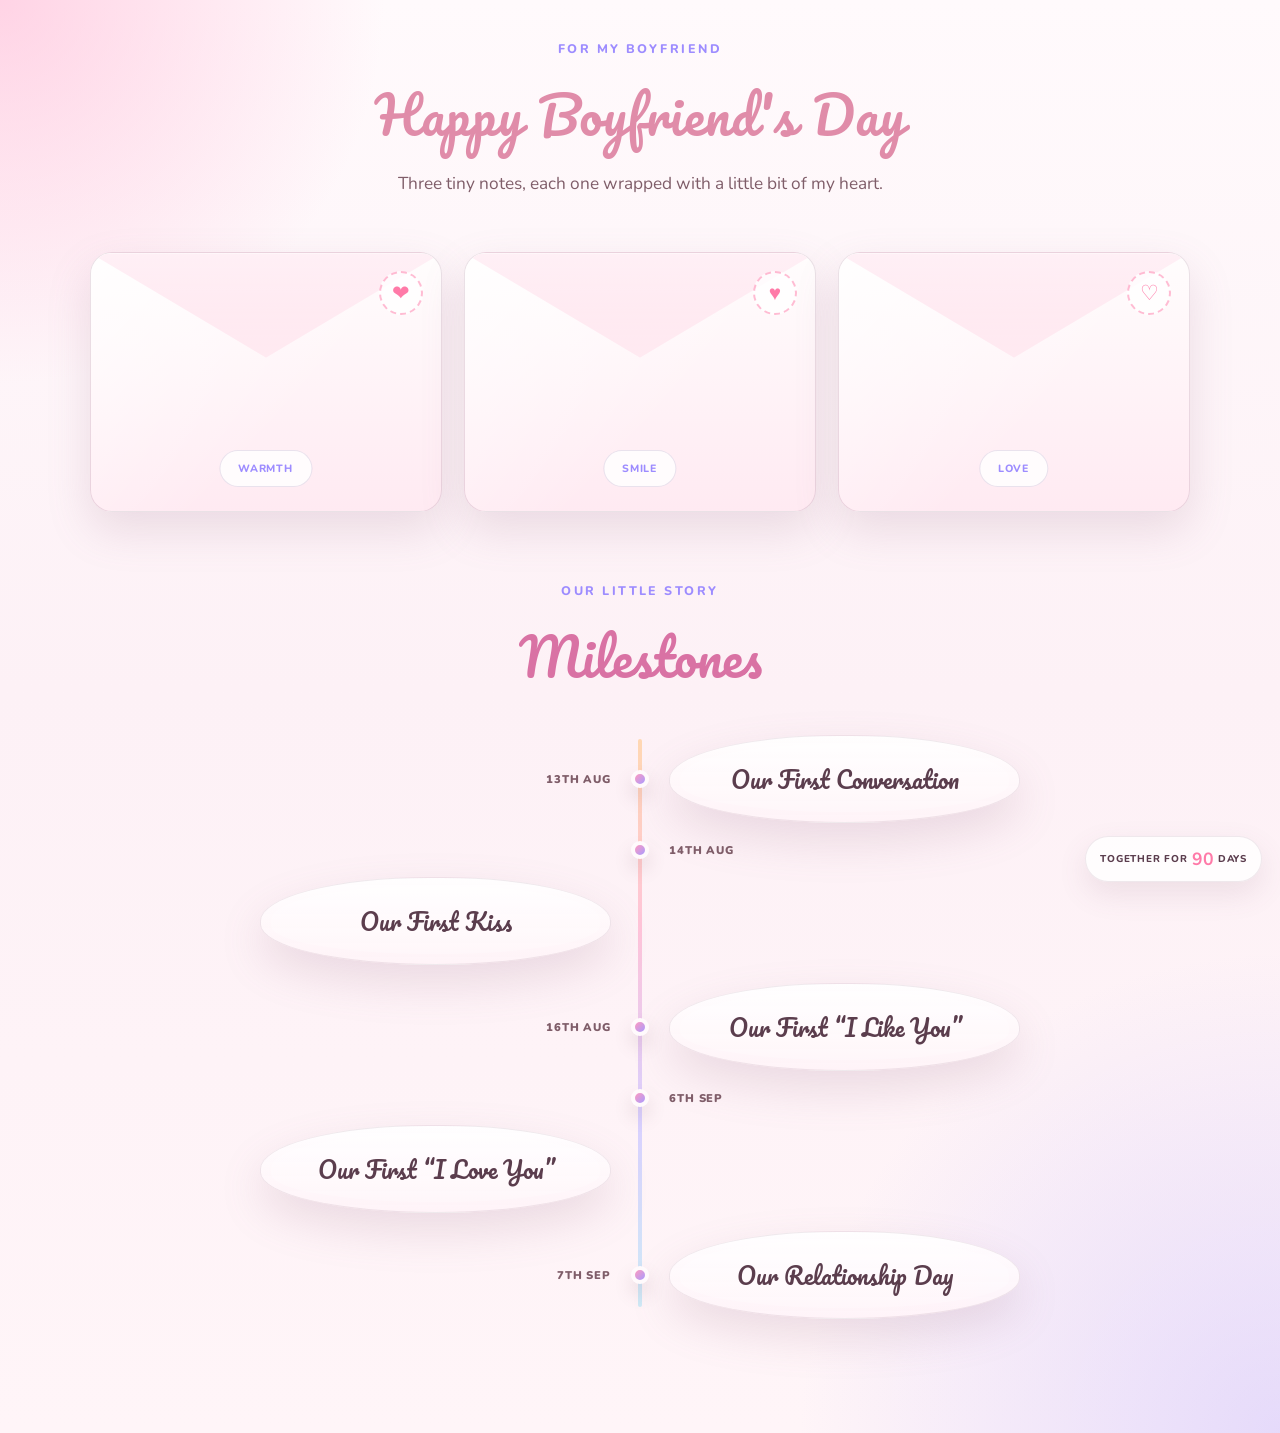
<file: index.html>
<!DOCTYPE html>
<html lang="en">
  <head>
    <meta charset="UTF-8" />
    <meta name="viewport" content="width=device-width, initial-scale=1.0" />
    <title>For My Love</title>
    <meta
      name="description"
      content="A cute little love page with five flip envelopes for my boyfriend."
    />
    <link rel="preconnect" href="https://fonts.googleapis.com" />
    <link rel="preconnect" href="https://fonts.gstatic.com" crossorigin />
    <link
      href="https://fonts.googleapis.com/css2?family=Nunito:wght@400;600;700;800;900&family=Pacifico&display=swap"
      rel="stylesheet"
    />
    <link rel="stylesheet" href="styles.css" />
  </head>
  <body>
    <div class="page-shell">
      <div class="days-counter" aria-live="polite">
        <span>Together for</span>
        <strong id="days-count">25</strong>
        <span>days</span>
      </div>

      <main class="container main-content">
        <section class="intro">
          <p class="kicker">For my boyfriend</p>
          <h1>Happy Boyfriend&#39;s Day</h1>
          <p class="subtitle">
            Three tiny notes, each one wrapped with a little bit of my heart.
          </p>
        </section>

        <section class="envelope-grid" aria-label="Love notes">
          <button class="envelope-card" type="button" aria-label="Open envelope 1">
            <div class="envelope-inner">
              <div class="envelope-face envelope-front">
                <div class="front-top"></div>
                <div class="stamp">❤</div>
                <div class="envelope-label">Warmth</div>
              </div>
              <div class="envelope-face envelope-back">
                <div class="note">
                  <span>Letter 1</span>
                  <h2>Comfort</h2>
                  <p>The comfort, the warmth, the happiness you give is what I've been wishing for!!</p>
                </div>
              </div>
            </div>
          </button>

          <button class="envelope-card" type="button" aria-label="Open envelope 2">
            <div class="envelope-inner">
              <div class="envelope-face envelope-front">
                <div class="front-top"></div>
                <div class="stamp">♥</div>
                <div class="envelope-label">Smile</div>
              </div>
              <div class="envelope-face envelope-back">
                <div class="note">
                  <span>Letter 2</span>
                  <h2>Favourite</h2>
                  <p>My favourite thing is to see you smile, even for a second. You know what else is my favourite? .... YOUUU</p>
                </div>
              </div>
            </div>
          </button>

          <button class="envelope-card" type="button" aria-label="Open envelope 3">
            <div class="envelope-inner">
              <div class="envelope-face envelope-front">
                <div class="front-top"></div>
                <div class="stamp">♡</div>
                <div class="envelope-label">Love</div>
              </div>
              <div class="envelope-face envelope-back">
                <div class="note">
                  <span>Letter 3</span>
                  <h2>Go-to person</h2>
                  <p>You are my best friend, boy friend, partner in crisis, companion, support, my love and everything!!</p>
                </div>
              </div>
            </div>
          </button>
        </section>

        <section class="home-story" id="milestones" aria-label="Our milestones">
          <div class="home-story-header">
            <p>Our little story</p>
            <h2>Milestones</h2>
          </div>

          <div class="heart-journey">
            <div class="story-list" aria-label="Relationship milestones">
              <button class="story-item" type="button" data-title="Our First Conversation" data-message="I remember clearly how you tried to strike conversation this day. We had our cute little introductions. Coincidently our seats were beside each other on the Alcazar show. I really wished aunties weren't sitting beside me that day, hehe.">
                <div class="story-date">13th Aug</div>
                <div class="story-dot" aria-hidden="true"></div>
                <div class="story-card">
                  <h2>Our First Conversation</h2>
                </div>
              </button>

              <button class="story-item" type="button" data-title="Our First Kiss" data-message="Totally loved the conversation that led to it. Never imagined something like this could happen in such a way!! That kiss, that day felt very different. I never told you but, I had already started to feel something for you. I had already grown closer to you, I already got attached my love!">
                <div class="story-date">14th Aug</div>
                <div class="story-dot" aria-hidden="true"></div>
                <div class="story-card">
                  <h2>Our First Kiss</h2>
                </div>
              </button>

              <button class="story-item" type="button" data-title="Our First “I Like You”" data-message="Imagine the amount of butterflies I got when you said that on bed while cuddling. That tight hug, that feeling of belongingness... omg... I barely managed to act normal.. How could I? After all, it was you">
                <div class="story-date">16th Aug</div>
                <div class="story-dot" aria-hidden="true"></div>
                <div class="story-card">
                  <h2>Our First “I Like You”</h2>
                </div>
              </button>

              <button class="story-item" type="button" data-title="Our First “I Love You”" data-message="Who said 'I love you' first?

Maau
Kanna">
                <div class="story-date">6th Sep</div>
                <div class="story-dot" aria-hidden="true"></div>
                <div class="story-card">
                  <h2>Our First “I Love You”</h2>
                </div>
              </button>

              <button class="story-item" type="button" data-title="Our Relationship Day" data-message="After really putting thoughts into it, we finally made it!! Thanks for being the way you are kanna!! You make me feel so comfortable and safe!! None like you...&#10;I'm super proud of you.. have huge respect for you.. I'm so happy you are doing so well and will always wish you keep doing better and better. You have no idea how much I love you (I love you more, hehe). - Your fav Maau">
                <div class="story-date">7th Sep</div>
                <div class="story-dot" aria-hidden="true"></div>
                <div class="story-card">
                  <h2>Our Relationship Day</h2>
                </div>
              </button>
            </div>
          </div>
        </section>

      </main>
    </div>

    <div class="story-modal" id="storyModal" aria-hidden="true">
      <div class="story-modal-card" role="dialog" aria-modal="true" aria-labelledby="storyModalTitle">
        <button class="story-modal-close" type="button" aria-label="Close popup">&times;</button>
        <p class="story-modal-date" id="storyModalDate">Memory</p>
        <h3 id="storyModalTitle">Our memory</h3>
        <p class="story-modal-text" id="storyModalText"></p>
      </div>
    </div>

    <script src="script.js"></script>
  </body>
</html>
</file>
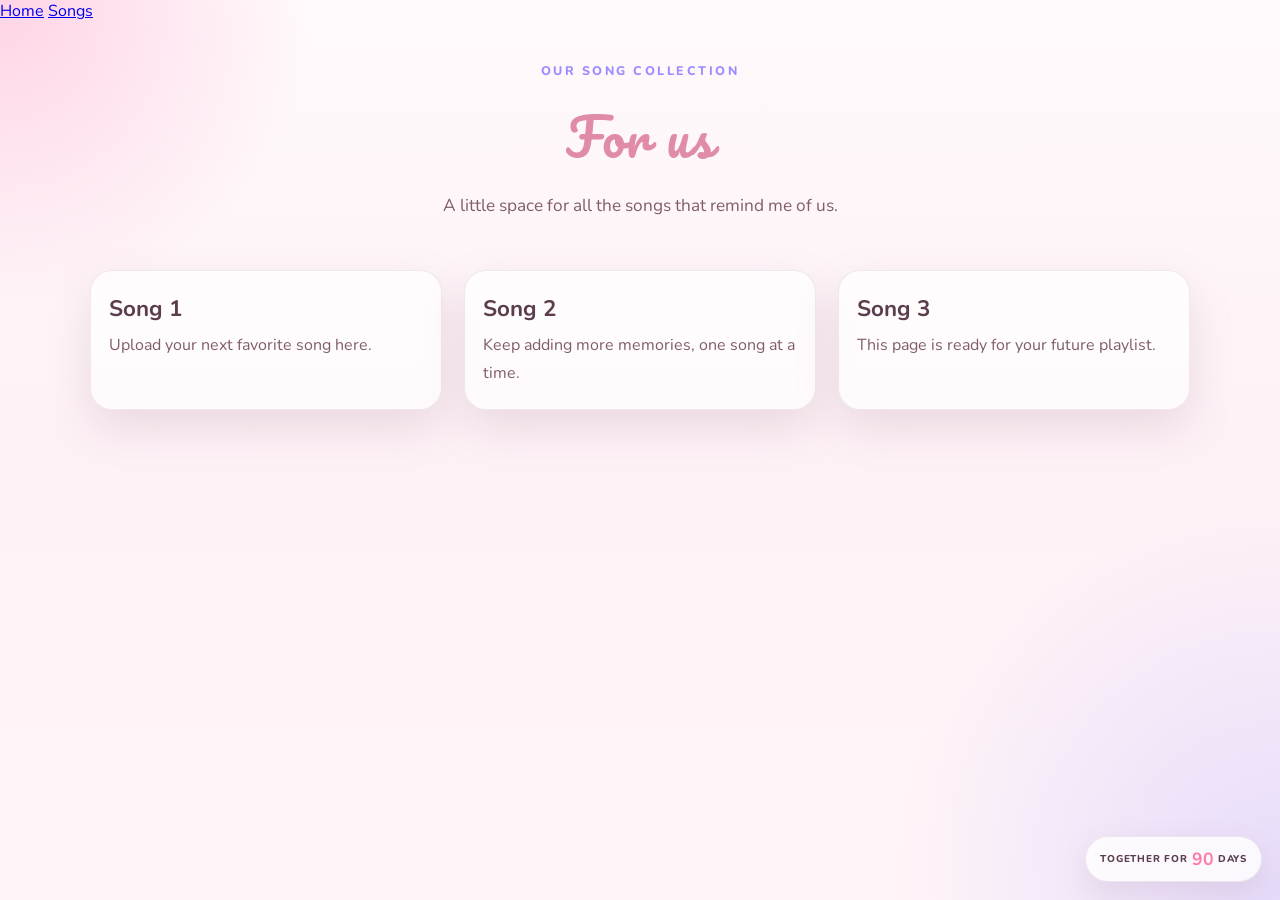
<file: songs.html>
<!DOCTYPE html>
<html lang="en">
  <head>
    <meta charset="UTF-8" />
    <meta name="viewport" content="width=device-width, initial-scale=1.0" />
    <title>Love Songs</title>
    <link rel="preconnect" href="https://fonts.googleapis.com" />
    <link rel="preconnect" href="https://fonts.gstatic.com" crossorigin />
    <link
      href="https://fonts.googleapis.com/css2?family=Nunito:wght@400;600;700;800;900&family=Pacifico&display=swap"
      rel="stylesheet"
    />
    <link rel="stylesheet" href="styles.css" />
  </head>
  <body>
    <div class="page-shell">
      <nav class="top-nav" aria-label="Main navigation">
        <a href="index.html" class="nav-link">Home</a>
        <a href="songs.html" class="nav-link active">Songs</a>
      </nav>

      <div class="days-counter" aria-live="polite">
        <span>Together for</span>
        <strong id="days-count">25</strong>
        <span>days</span>
      </div>

      <main class="container main-content">
        <section class="intro">
          <p class="kicker">Our song collection</p>
          <h1>For us</h1>
          <p class="subtitle">
            A little space for all the songs that remind me of us.
          </p>
        </section>

        <section class="song-library">
          <div class="song-box">
            <h2>Song 1</h2>
            <p>Upload your next favorite song here.</p>
          </div>
          <div class="song-box">
            <h2>Song 2</h2>
            <p>Keep adding more memories, one song at a time.</p>
          </div>
          <div class="song-box">
            <h2>Song 3</h2>
            <p>This page is ready for your future playlist.</p>
          </div>
        </section>
      </main>
    </div>

    <script src="script.js"></script>
  </body>
</html>
</file>
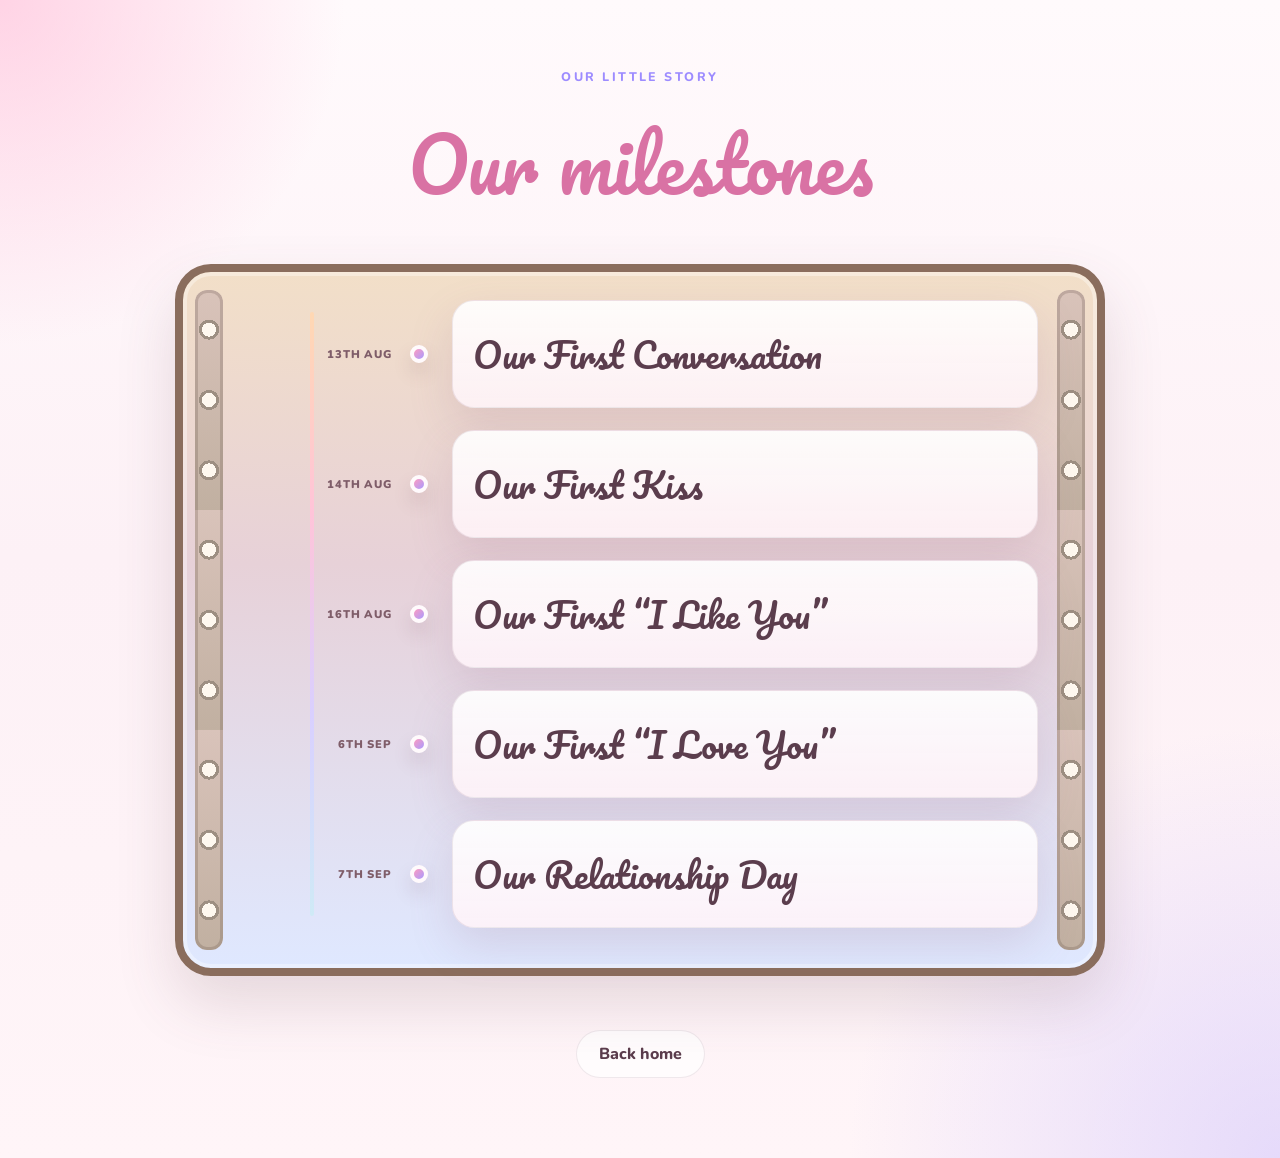
<file: story.html>
<!DOCTYPE html>
<html lang="en">
  <head>
    <meta charset="UTF-8" />
    <meta name="viewport" content="width=device-width, initial-scale=1.0" />
    <title>Our Story</title>
    <link rel="preconnect" href="https://fonts.googleapis.com" />
    <link rel="preconnect" href="https://fonts.gstatic.com" crossorigin />
    <link
      href="https://fonts.googleapis.com/css2?family=Nunito:wght@400;600;700;800;900&family=Pacifico&display=swap"
      rel="stylesheet"
    />
    <link rel="stylesheet" href="styles.css" />
  </head>
  <body>
    <div class="page-shell story-page">
      <main class="container main-content">
        <header class="story-header">
          <p>Our little story</p>
          <h1>Our milestones</h1>
        </header>

        <div class="film-roll">
          <section class="story-list" aria-label="Our relationship milestones">
            <button
              class="story-item"
              type="button"
              data-title="Our First Conversation"
              data-message="I remember clearly how you tried to strike conversation this day. We had our cute little introductions. Coincidently our seats were beside each other on the Alcazar show. I really wished aunties weren't sitting beside me that day, hehe."
            >
              <div class="story-date">13th Aug</div>
              <div class="story-dot" aria-hidden="true"></div>
              <div class="story-card">
                <h2>Our First Conversation</h2>
              </div>
            </button>

            <button
              class="story-item"
              type="button"
              data-title="Our First Kiss"
              data-message="Totally loved the conversation that lead to it. Never imagined something like this could happen in such a way!! That kiss, that day felt very different. I never told you but, I had already started to feel something for you. I had already grown closer to you, I already got attached my love!"
            >
              <div class="story-date">14th Aug</div>
              <div class="story-dot" aria-hidden="true"></div>
              <div class="story-card">
                <h2>Our First Kiss</h2>
              </div>
            </button>

            <button
              class="story-item"
              type="button"
              data-title="Our First “I Like You”"
              data-message="Imagine the amount of butterflies I got when you said that on bed while cuddling. That tight hug, that feeling of belongingness... omg... I barely managed to act normal.. How could I? After all, it was you"
            >
              <div class="story-date">16th Aug</div>
              <div class="story-dot" aria-hidden="true"></div>
              <div class="story-card">
                <h2>Our First “I Like You”</h2>
              </div>
            </button>

            <button
              class="story-item"
              type="button"
              data-title="Our First “I Love You”"
              data-message="Who said 'I love you' first?\n\nMaau\nKanna"
            >
              <div class="story-date">6th Sep</div>
              <div class="story-dot" aria-hidden="true"></div>
              <div class="story-card">
                <h2>Our First “I Love You”</h2>
              </div>
            </button>

            <button
              class="story-item"
              type="button"
              data-title="Our Relationship Day"
              data-message="After really putting thoughts into it, we finally made it!! Thanks for being the way you are kanna!! You make me feel so comfortable and safe!! None like you...&#10;I'm super proud of you.. have huge respect for you.. I'm so happy you are doing so well and will always wish you keep doing better and better. You have no idea how much I love you (I love you more, hehe). - Your fav Maau"
            >
              <div class="story-date">7th Sep</div>
              <div class="story-dot" aria-hidden="true"></div>
              <div class="story-card">
                <h2>Our Relationship Day</h2>
              </div>
            </button>
          </section>
        </div>

        <div class="story-cta-wrap">
          <a href="index.html" class="story-back">Back home</a>
        </div>
      </main>
    </div>

    <div class="story-modal" id="storyModal" aria-hidden="true">
      <div class="story-modal-card" role="dialog" aria-modal="true" aria-labelledby="storyModalTitle">
        <button class="story-modal-close" type="button" aria-label="Close popup">&times;</button>
        <p class="story-modal-date" id="storyModalDate">Memory</p>
        <h3 id="storyModalTitle">Our memory</h3>
        <p class="story-modal-text" id="storyModalText"></p>
      </div>
    </div>

    <script src="script.js"></script>
  </body>
</html>
</file>
<file: styles.css>
:root {
  --bg-1: #fffafc;
  --bg-2: #fdf1f6;
  --bg-3: #f3ebff;
  --panel: #fffdfd;
  --panel-strong: #ffe4ee;
  --rose: #ff7aa8;
  --pink: #ffb5d1;
  --peach: #ffd9b3;
  --lavender: #d9ccff;
  --purple: #9d8cff;
  --mint: #ccf5ed;
  --text: #5b3d4d;
  --text-soft: #7f5d69;
  --line: rgba(123, 82, 111, 0.16);
  --shadow: 0 18px 44px rgba(152, 104, 133, 0.18);
}

* {
  box-sizing: border-box;
}

html {
  scroll-behavior: smooth;
}

body {
  margin: 0;
  min-height: 100vh;
  font-family: "Nunito", sans-serif;
  background:
    radial-gradient(circle at top left, rgba(255, 186, 214, 0.6), transparent 20%),
    radial-gradient(circle at bottom right, rgba(188, 175, 255, 0.38), transparent 25%),
    linear-gradient(180deg, var(--bg-1) 0%, var(--bg-2) 48%, #fff5f8 100%);
  color: var(--text);
}

button {
  font: inherit;
}

.container {
  width: min(1100px, calc(100% - 30px));
  margin: 0 auto;
}

.page-shell {
  padding-bottom: 90px;
}

.days-counter {
  position: fixed;
  right: 18px;
  bottom: 18px;
  z-index: 35;
  display: flex;
  justify-content: center;
  align-items: center;
  padding: 10px 14px;
  border-radius: 999px;
  background: rgba(255, 255, 255, 0.8);
  border: 1px solid rgba(123, 82, 111, 0.12);
  box-shadow: 0 12px 30px rgba(123, 82, 111, 0.12);
  font-weight: 800;
  color: var(--text);
}

.days-counter span {
  font-size: 0.62rem;
  letter-spacing: 0.08em;
  text-transform: uppercase;
}

#days-count {
  font-size: 1.1rem;
  color: var(--rose);
  margin: 0 4px;
}

.top-placeholder {
  padding: 30px 0 20px;
}

.top-inner {
  display: grid;
  gap: 14px;
}

.mini-tag {
  margin: 0;
  text-align: center;
  font-size: 0.8rem;
  letter-spacing: 0.2em;
  text-transform: uppercase;
  color: var(--text-soft);
  font-weight: 800;
}

.placeholder-box {
  display: none;
}

.main-content {
  padding-top: 20px;
}

.intro {
  text-align: center;
  padding: 20px 0 28px;
}

.kicker {
  margin: 0;
  text-transform: uppercase;
  letter-spacing: 0.2em;
  font-size: 0.78rem;
  font-weight: 800;
  color: var(--purple);
}

.intro h1 {
  margin: 12px 0 10px;
  font-family: "Pacifico", cursive;
  font-weight: 400;
  font-size: clamp(2.2rem, 4vw, 3.2rem);
  letter-spacing: 0.02em;
  color: #e08ca9;
}

.subtitle {
  margin: 0 auto;
  max-width: 640px;
  font-size: 1.08rem;
  color: var(--text-soft);
  line-height: 1.7;
}

.envelope-grid {
  display: grid;
  grid-template-columns: repeat(3, minmax(0, 1fr));
  gap: 22px;
  margin-top: 26px;
}

.envelope-card {
  position: relative;
  height: 260px;
  background: transparent;
  border: none;
  padding: 0;
  perspective: 1200px;
  cursor: pointer;
  transition: transform 0.2s ease;
}

.envelope-card:hover {
  transform: translateY(-3px);
}

.envelope-card:hover .envelope-inner,
.envelope-card:focus-visible .envelope-inner,
.envelope-card.flipped .envelope-inner {
  transform: rotateY(180deg);
}

.envelope-card:focus-visible {
  outline: 3px solid rgba(157, 140, 255, 0.5);
  outline-offset: 6px;
  border-radius: 20px;
}

.envelope-inner {
  position: relative;
  width: 100%;
  height: 100%;
  transform-style: preserve-3d;
  transition: transform 0.8s cubic-bezier(0.22, 1, 0.36, 1);
}

.envelope-face {
  position: absolute;
  inset: 0;
  border-radius: 22px;
  backface-visibility: hidden;
  box-shadow: var(--shadow);
}

.envelope-front {
  background: linear-gradient(180deg, #fffdfd 0%, #ffeaf2 100%);
  border: 1px solid var(--line);
  overflow: hidden;
}

.front-top {
  position: absolute;
  inset: 0 0 auto 0;
  height: 56%;
  background: linear-gradient(180deg, #fff0f6 0%, #ffd6e4 100%);
  clip-path: polygon(0 0, 100% 0, 50% 72%);
  border-bottom: 2px solid rgba(165, 101, 139, 0.18);
}

.front-top::after {
  content: "";
  position: absolute;
  inset: 0;
  background: linear-gradient(180deg, transparent, rgba(255, 255, 255, 0.5));
}

.envelope-front::before {
  content: "";
  position: absolute;
  inset: 0;
  background: linear-gradient(135deg, rgba(255,255,255,0.7), transparent 60%);
}

.stamp {
  position: absolute;
  top: 18px;
  right: 18px;
  width: 44px;
  height: 44px;
  border-radius: 50%;
  display: grid;
  place-items: center;
  background: rgba(255, 255, 255, 0.78);
  border: 2px dashed rgba(255, 122, 168, 0.5);
  font-size: 1.3rem;
  color: var(--rose);
}

.envelope-label {
  position: absolute;
  left: 50%;
  bottom: 24px;
  transform: translateX(-50%);
  padding: 10px 18px;
  border-radius: 999px;
  background: rgba(255, 255, 255, 0.82);
  border: 1px solid rgba(146, 120, 168, 0.2);
  color: var(--purple);
  font-weight: 800;
  letter-spacing: 0.08em;
  text-transform: uppercase;
  font-size: 0.66rem;
}

.envelope-back {
  transform: rotateY(180deg);
  background: linear-gradient(180deg, #fff 0%, #fff6fa 100%);
  border: 1px solid var(--line);
  display: flex;
  align-items: center;
  justify-content: center;
  padding: 20px;
}

.note {
  width: 100%;
  height: 100%;
  border-radius: 16px;
  background: linear-gradient(180deg, rgba(255, 243, 248, 0.9), rgba(243, 235, 255, 0.9));
  border: 1px solid rgba(161, 116, 143, 0.12);
  padding: 18px 16px 14px;
  text-align: center;
  display: flex;
  flex-direction: column;
  justify-content: center;
}

.note span {
  color: var(--purple);
  font-size: 0.7rem;
  text-transform: uppercase;
  letter-spacing: 0.14em;
  font-weight: 800;
}

.note h2 {
  margin: 10px 0 8px;
  font-size: 1.5rem;
  color: var(--text);
  font-family: "Pacifico", cursive;
  font-weight: 400;
}

.note p {
  margin: 0;
  font-size: 0.94rem;
  line-height: 1.6;
  color: var(--text-soft);
}

.story-cta-wrap {
  display: flex;
  justify-content: center;
  margin-top: 30px;
}

.story-cta {
  display: inline-flex;
  align-items: center;
  justify-content: center;
  padding: 14px 28px;
  border-radius: 999px;
  background: linear-gradient(135deg, #ffb7d1, #d8d0ff);
  color: var(--text);
  text-decoration: none;
  font-weight: 900;
  letter-spacing: 0.08em;
  text-transform: uppercase;
  font-size: 0.72rem;
  box-shadow: 0 14px 26px rgba(168, 118, 146, 0.18);
  transition: transform 0.2s ease, box-shadow 0.2s ease;
}

.story-cta:hover,
.story-cta:focus-visible {
  transform: translateY(-2px);
  box-shadow: 0 18px 30px rgba(168, 118, 146, 0.22);
}

.home-story {
  margin-top: 52px;
  padding: 18px 0 6px;
}

.home-story-header {
  text-align: center;
  margin-bottom: 26px;
}

.home-story-header p {
  margin: 0;
  text-transform: uppercase;
  letter-spacing: 0.2em;
  font-size: 0.78rem;
  font-weight: 800;
  color: var(--purple);
}

.home-story-header h2 {
  margin: 12px 0 0;
  font-family: "Pacifico", cursive;
  font-size: clamp(2.2rem, 4vw, 3.2rem);
  color: #d972a4;
  font-weight: 400;
}

.heart-journey {
  max-width: 860px;
  margin: 0 auto;
}

.home-story .story-list {
  position: relative;
  max-width: 760px;
  margin: 0 auto;
  padding: 8px 0 0;
}

.home-story .story-list::before {
  content: "";
  position: absolute;
  left: 50%;
  top: 12px;
  bottom: 12px;
  width: 4px;
  transform: translateX(-50%);
  border-radius: 999px;
  background: linear-gradient(180deg, #ffd8b3, #ffc4d9, #d9d0ff, #cfeaf6);
}

.home-story .story-item {
  position: relative;
  display: grid;
  grid-template-columns: minmax(0, 1fr) 22px minmax(0, 1fr);
  align-items: center;
  gap: 18px;
  width: 100%;
  margin-bottom: 18px;
  padding: 0;
  border: none;
  background: transparent;
  text-align: left;
  cursor: pointer;
  appearance: none;
}

.home-story .story-item:nth-child(odd) .story-date {
  grid-column: 1 / 2;
  text-align: right;
}

.home-story .story-item:nth-child(even) .story-date {
  grid-column: 3 / 4;
  text-align: left;
}

.home-story .story-item:nth-child(even) .story-card {
  grid-column: 1 / 2;
}

.home-story .story-item:nth-child(odd) .story-card {
  grid-column: 3 / 4;
}

.home-story .story-item:nth-child(even) .story-dot,
.home-story .story-item:nth-child(odd) .story-dot {
  grid-column: 2 / 3;
  grid-row: 1;
}

.home-story .story-date {
  grid-column: 1 / 2;
  font-size: 0.7rem;
  font-weight: 900;
  text-transform: uppercase;
  letter-spacing: 0.08em;
  color: var(--text-soft);
}

.home-story .story-dot {
  position: relative;
  z-index: 1;
  width: 18px;
  height: 18px;
  border-radius: 50%;
  background: linear-gradient(135deg, #ff9bc0, #a99aff);
  border: 4px solid #fffafc;
  box-shadow: 0 10px 18px rgba(122, 81, 102, 0.18);
  justify-self: center;
}

.home-story .story-card {
  position: relative;
  display: flex;
  align-items: center;
  justify-content: center;
  min-height: 88px;
  padding: 16px 18px;
  background: linear-gradient(180deg, rgba(255,255,255,0.9), rgba(255,243,248,0.88));
  border: 1px solid rgba(123, 82, 111, 0.12);
  box-shadow: var(--shadow);
  border-radius: 50% 50% 52% 52% / 52% 52% 48% 48%;
  transition: transform 0.2s ease, box-shadow 0.2s ease;
}

.home-story .story-card::before {
  content: "";
  position: absolute;
  inset: 8px 10px 10px;
  background: rgba(255, 255, 255, 0.2);
  border-radius: 50% 50% 55% 55% / 55% 55% 45% 45%;
}

.home-story .story-card h2 {
  position: relative;
  z-index: 1;
  margin: 0;
  text-align: center;
  font-size: clamp(0.95rem, 1.8vw, 1.55rem);
  font-family: "Pacifico", cursive;
  font-weight: 400;
  color: var(--text);
  line-height: 1.2;
}

.home-story .story-item:hover .story-card,
.home-story .story-item:focus-visible .story-card {
  transform: translateY(-2px) scale(1.02);
  box-shadow: 0 18px 30px rgba(122, 81, 102, 0.14);
}

.story-page {
  padding: 48px 0 80px;
}

.story-header {
  text-align: center;
  margin-bottom: 36px;
}

.story-header p {
  margin: 0;
  text-transform: uppercase;
  letter-spacing: 0.2em;
  font-size: 0.78rem;
  font-weight: 800;
  color: var(--purple);
}

.story-header h1 {
  margin: 14px 0 0;
  font-family: "Pacifico", cursive;
  font-size: clamp(2.6rem, 6vw, 4.6rem);
  color: #d972a4;
  font-weight: 400;
}

.film-roll {
  position: relative;
  max-width: 930px;
  margin: 0 auto;
  padding: 28px 18px 18px;
  border-radius: 36px;
  background: linear-gradient(180deg, #f2dfc8, #e7d1d8 42%, #dfe8ff 100%);
  border: 8px solid #8a6d5d;
  box-shadow: inset 0 0 0 4px rgba(255,255,255,0.35), 0 28px 60px rgba(98, 70, 80, 0.16);
}

.film-roll::before,
.film-roll::after {
  content: "";
  position: absolute;
  top: 18px;
  bottom: 18px;
  width: 28px;
  border-radius: 12px;
  background:
    radial-gradient(circle at 50% 18%, #fef8ef 0 7px, #9d8f82 7px 10px, transparent 10px),
    radial-gradient(circle at 50% 50%, #fef8ef 0 7px, #9d8f82 7px 10px, transparent 10px),
    radial-gradient(circle at 50% 82%, #fef8ef 0 7px, #9d8f82 7px 10px, transparent 10px),
    linear-gradient(180deg, #d9c3ba, #c1b0a1);
  background-size: 100% 33.333%;
  background-repeat: repeat-y;
  box-shadow: inset 0 0 0 3px rgba(79, 61, 54, 0.2);
}

.film-roll::before {
  left: 12px;
}

.film-roll::after {
  right: 12px;
}

.story-list {
  position: relative;
  max-width: 840px;
  margin: 0 auto;
  padding: 0 22px 0 52px;
  z-index: 1;
}

.story-list::before {
  content: "";
  position: absolute;
  left: 90px;
  top: 12px;
  bottom: 12px;
  width: 4px;
  border-radius: 999px;
  background: linear-gradient(180deg, #ffd8b3, #ffc4d9, #d9d0ff, #cfeaf6);
}

.story-item {
  position: relative;
  display: grid;
  grid-template-columns: 120px 24px minmax(0, 1fr);
  gap: 18px;
  align-items: center;
  width: 100%;
  margin-bottom: 22px;
  padding: 0;
  border: none;
  background: transparent;
  text-align: left;
  cursor: pointer;
  appearance: none;
}

.story-item:hover .story-card,
.story-item:focus-visible .story-card {
  transform: translateY(-2px);
  box-shadow: 0 18px 30px rgba(122, 81, 102, 0.14);
}

.story-date {
  font-size: 0.7rem;
  font-weight: 900;
  text-transform: uppercase;
  letter-spacing: 0.08em;
  color: var(--text-soft);
  text-align: right;
}

.story-dot {
  position: relative;
  z-index: 1;
  width: 18px;
  height: 18px;
  border-radius: 50%;
  background: linear-gradient(135deg, #ff9bc0, #a99aff);
  border: 4px solid #fffafc;
  box-shadow: 0 10px 18px rgba(122, 81, 102, 0.18);
}

.story-card {
  background: linear-gradient(180deg, rgba(255,255,255,0.9), rgba(255,243,248,0.88));
  border: 1px solid rgba(123, 82, 111, 0.12);
  border-radius: 22px;
  padding: 22px 20px;
  box-shadow: var(--shadow);
  transition: transform 0.2s ease, box-shadow 0.2s ease;
}

.story-card h2 {
  margin: 0;
  font-size: clamp(1.5rem, 3vw, 2.2rem);
  font-family: "Pacifico", cursive;
  font-weight: 400;
  color: var(--text);
}

.story-card p {
  margin: 8px 0 0;
  color: var(--text-soft);
  line-height: 1.7;
}

.story-back {
  display: inline-flex;
  align-items: center;
  justify-content: center;
  margin: 24px auto 0;
  padding: 12px 22px;
  border-radius: 999px;
  background: rgba(255, 255, 255, 0.72);
  border: 1px solid rgba(123, 82, 111, 0.12);
  color: var(--text);
  text-decoration: none;
  font-weight: 800;
}

.story-modal {
  position: fixed;
  inset: 0;
  display: flex;
  align-items: center;
  justify-content: center;
  background: rgba(76, 42, 60, 0.44);
  padding: 24px;
  opacity: 0;
  pointer-events: none;
  transition: opacity 0.2s ease;
  z-index: 100;
}

.story-modal.show {
  opacity: 1;
  pointer-events: auto;
}

.story-modal-card {
  position: relative;
  width: min(560px, 100%);
  background: linear-gradient(180deg, #fffdfd, #fff2f8);
  border: 1px solid rgba(123, 82, 111, 0.12);
  border-radius: 28px;
  padding: 28px 24px 24px;
  box-shadow: 0 30px 60px rgba(78, 54, 69, 0.24);
}

.story-modal-close {
  position: absolute;
  top: 12px;
  right: 12px;
  width: 36px;
  height: 36px;
  border: none;
  border-radius: 50%;
  background: rgba(255, 122, 168, 0.12);
  color: var(--text);
  font-size: 1.8rem;
  line-height: 1;
  cursor: pointer;
}

.story-modal-date {
  margin: 0 0 12px;
  color: var(--purple);
  text-transform: uppercase;
  letter-spacing: 0.12em;
  font-size: 0.67rem;
  font-weight: 800;
}

.story-modal-card h3 {
  margin: 0 0 14px;
  font-size: clamp(1.8rem, 4vw, 2.6rem);
  color: var(--text);
  font-family: "Pacifico", cursive;
  font-weight: 400;
}

.story-modal-text {
  margin: 0;
  color: var(--text-soft);
  font-size: 1.04rem;
  line-height: 1.8;
  white-space: pre-line;
}

.story-quiz {
  display: grid;
  gap: 14px;
  margin-top: 18px;
}

.story-quiz-question {
  margin: 0 0 4px;
  font-size: 1.1rem;
  color: var(--text);
  font-weight: 800;
}

.story-quiz-options {
  display: flex;
  gap: 12px;
  flex-wrap: wrap;
}

.story-choice {
  position: relative;
  border: none;
  border-radius: 999px;
  padding: 12px 18px;
  font-weight: 800;
  color: var(--text);
  background: linear-gradient(135deg, #ffdce9, #dfe6ff);
  box-shadow: 0 10px 18px rgba(122, 81, 102, 0.12);
  cursor: pointer;
  transition: transform 0.16s ease, left 0.1s ease, top 0.1s ease;
}

.story-choice.maau {
  position: relative;
}

.story-choice.maau:hover,
.story-choice.maau:focus-visible {
  transform: scale(1.02);
}

.story-choice.maau.wrong-attempted {
  left: 0;
  top: 0;
}

.story-choice.correct {
  background: linear-gradient(135deg, #d9f6d3, #dfeeff);
}

.story-answer-success {
  margin-top: 16px;
  padding: 12px 14px;
  border-radius: 14px;
  background: rgba(118, 195, 123, 0.12);
  color: #2f6e44;
  font-weight: 800;
  display: none;
}

.story-answer-success.visible {
  display: block;
}


.song-library {
  display: grid;
  grid-template-columns: repeat(3, minmax(0, 1fr));
  gap: 22px;
  margin-top: 22px;
}

.song-box {
  background: rgba(255, 255, 255, 0.7);
  border: 1px solid rgba(123, 82, 111, 0.12);
  border-radius: 22px;
  box-shadow: var(--shadow);
  padding: 22px 18px;
}

.song-box h2 {
  margin: 0 0 8px;
  font-size: 1.4rem;
  color: var(--text);
}

.song-box p {
  margin: 0;
  color: var(--text-soft);
  line-height: 1.7;
}

@media (max-width: 980px) {
  .envelope-grid {
    grid-template-columns: repeat(2, minmax(0, 1fr));
  }
}

@media (max-width: 660px) {
  .envelope-grid {
    grid-template-columns: repeat(2, minmax(0, 1fr));
  }

  .placeholder-box {
    height: 180px;
  }
}

@media (max-width: 420px) {
  .envelope-grid {
    grid-template-columns: 1fr;
  }

  .intro h1 {
    font-size: 2.5rem;
  }
}
</file>
